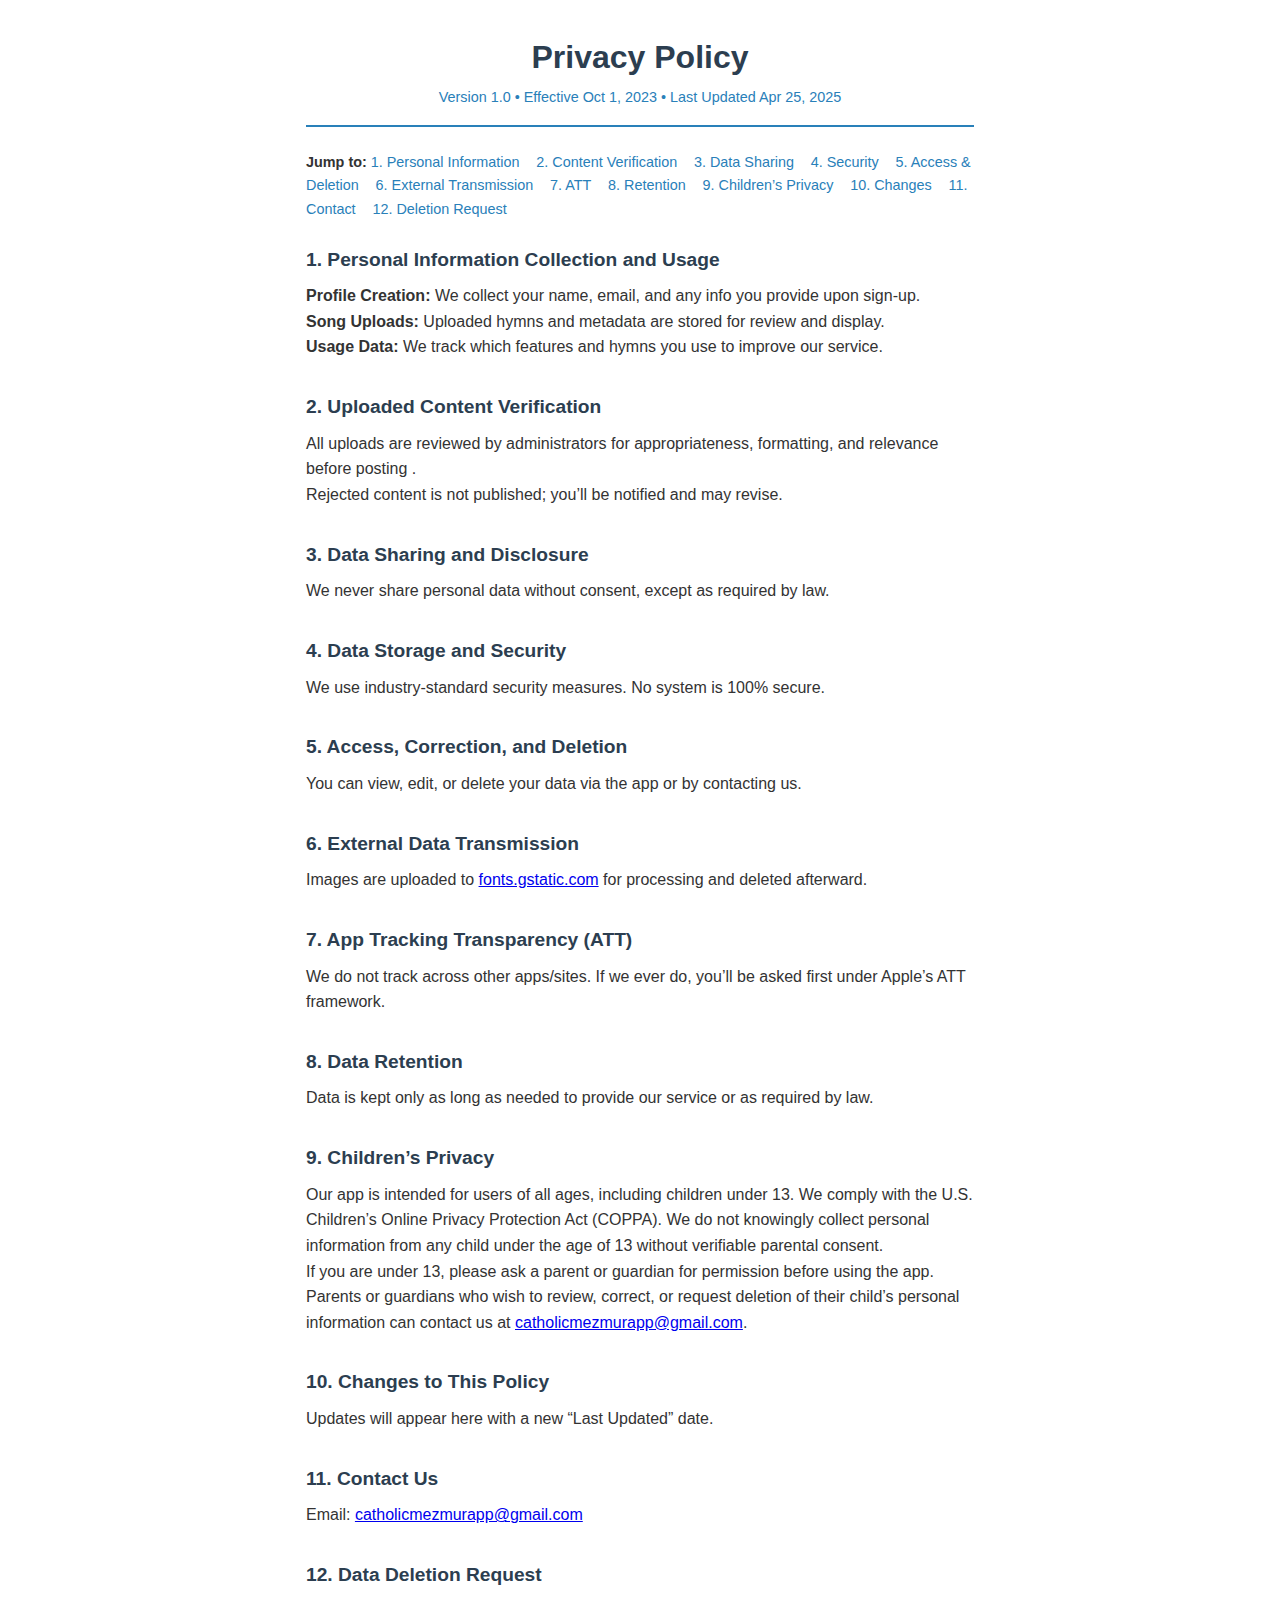
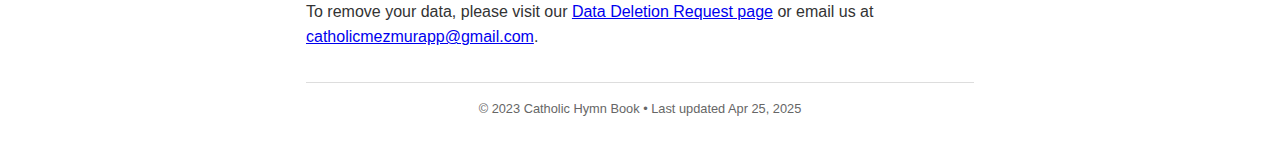
<file: index.html>
<!DOCTYPE html>
<html lang="en">
<head>
  <meta charset="UTF-8">
  <!-- Responsive viewport for mobile devices -->
  <meta name="viewport" content="width=device-width, initial-scale=1.0"> <!--  [oai_citation_attribution:0‡The freeCodeCamp Forum](https://forum.freecodecamp.org/t/meta-viewport-tag-best-practice/610025?utm_source=chatgpt.com) -->

  <title>Privacy Policy – Catholic Hymn Book</title>
  <style>
    /* Embedded CSS via <style> element per best practice */ /*  [oai_citation_attribution:1‡MDN Web Docs](https://developer.mozilla.org/en-US/docs/Web/HTML/Element/style?utm_source=chatgpt.com) */
    :root {
      --primary: #2c3e50;
      --accent: #2980b9;
      --text: #333;
      --bg: #fff;
      --maxW: 700px;
    }
    * { box-sizing: border-box; margin: 0; padding: 0; }
    body {
      font-family: 'Segoe UI', sans-serif;
      line-height: 1.6;
      color: var(--text);
      background: var(--bg);
    }
    .container {
      max-width: var(--maxW);
      margin: 2rem auto;
      padding: 0 1rem;
    }
    header {
      text-align: center;
      padding-bottom: 1rem;
      border-bottom: 2px solid var(--accent);
    }
    header h1 { color: var(--primary); margin-bottom: .2rem; }
    header p { color: var(--accent); font-size: .9rem; }

    nav.toc {
      margin: 1.5rem 0;
      font-size: .9rem;
    }
    nav.toc a {
      margin-right: .8rem;
      color: var(--accent);
      text-decoration: none;
    }
    nav.toc a:hover { text-decoration: underline; }

    section { margin-bottom: 2rem; }
    section h2 {
      color: var(--primary);
      margin-bottom: .5rem;
      font-size: 1.2rem;
    }
    footer {
      text-align: center;
      padding: 1rem 0;
      border-top: 1px solid #ddd;
      font-size: .8rem;
      color: #666;
    }
  </style>
</head>

<body>
  <div class="container">
    <header>
      <h1>Privacy Policy</h1>
      <p>Version 1.0 • Effective Oct 1, 2023 • Last Updated Apr 25, 2025</p>
    </header>

    <nav class="toc">
      <strong>Jump to:</strong>
      <a href="#info">1. Personal Information</a>
      <a href="#verify">2. Content Verification</a>
      <a href="#share">3. Data Sharing</a>
      <a href="#secure">4. Security</a>
      <a href="#access">5. Access & Deletion</a>
      <a href="#external">6. External Transmission</a>
      <a href="#att">7. ATT</a>
      <a href="#retention">8. Retention</a>
      <a href="#children">9. Children’s Privacy</a>
      <a href="#changes">10. Changes</a>
      <a href="#contact">11. Contact</a>
      <a href="#deletion">12. Deletion Request</a>
    </nav>

    <main>
      <section id="info">
        <h2>1. Personal Information Collection and Usage</h2>
        <p><strong>Profile Creation:</strong> We collect your name, email, and any info you provide upon sign-up.</p>
        <p><strong>Song Uploads:</strong> Uploaded hymns and metadata are stored for review and display.</p>
        <p><strong>Usage Data:</strong> We track which features and hymns you use to improve our service.</p>
      </section>

      <section id="verify">
        <h2>2. Uploaded Content Verification</h2>
        <p>All uploads are reviewed by administrators for appropriateness, formatting, and relevance before posting .</p>
        <p>Rejected content is not published; you’ll be notified and may revise.</p>
      </section>

      <section id="share">
        <h2>3. Data Sharing and Disclosure</h2>
        <p>We never share personal data without consent, except as required by law.</p>
      </section>

      <section id="secure">
        <h2>4. Data Storage and Security</h2>
        <p>We use industry-standard security measures. No system is 100% secure.</p>
      </section>

      <section id="access">
        <h2>5. Access, Correction, and Deletion</h2>
        <p>You can view, edit, or delete your data via the app or by contacting us.</p>
      </section>

      <section id="external">
        <h2>6. External Data Transmission</h2>
        <p>Images are uploaded to <a href="https://fonts.gstatic.com" target="_blank">fonts.gstatic.com</a> for processing and deleted afterward.</p>
      </section>

      <section id="att">
        <h2>7. App Tracking Transparency (ATT)</h2>
        <p>We do not track across other apps/sites. If we ever do, you’ll be asked first under Apple’s ATT framework.</p>
      </section>

      <section id="retention">
        <h2>8. Data Retention</h2>
        <p>Data is kept only as long as needed to provide our service or as required by law.</p>
      </section>

      <section id="children">
        <h2>9. Children’s Privacy</h2>
        <p>Our app is intended for users of all ages, including children under 13. We comply with the U.S. Children’s Online Privacy Protection Act (COPPA). We do not knowingly collect personal information from any child under the age of 13 without verifiable parental consent.</p>
        <p>If you are under 13, please ask a parent or guardian for permission before using the app. Parents or guardians who wish to review, correct, or request deletion of their child’s personal information can contact us at <a href="mailto:catholicmezmurapp@gmail.com">catholicmezmurapp@gmail.com</a>.</p>
      </section>

      <section id="changes">
        <h2>10. Changes to This Policy</h2>
        <p>Updates will appear here with a new “Last Updated” date.</p>
      </section>

      <section id="contact">
        <h2>11. Contact Us</h2>
        <p>Email: <a href="mailto:catholicmezmurapp@gmail.com">catholicmezmurapp@gmail.com</a></p>
      </section>

      <section id="deletion">
        <h2>12. Data Deletion Request</h2>
        <p>
          To remove your data, please visit our
          <a href="data-deletion-request.html">Data Deletion Request page</a>
          or email us at <a href="mailto:catholicmezmurapp@gmail.com">catholicmezmurapp@gmail.com</a>.
        </p>
      </section>
    </main>

    <footer>
      <p>© 2023 Catholic Hymn Book • Last updated Apr 25, 2025</p>
    </footer>
  </div>

  <script>
    // Smooth scroll to anchors
    document.querySelectorAll('nav.toc a').forEach(link => {
      link.addEventListener('click', e => {
        e.preventDefault();
        document.querySelector(link.getAttribute('href'))
                .scrollIntoView({ behavior: 'smooth' });
      });
    });
  </script>
</body>
</html>
</file>
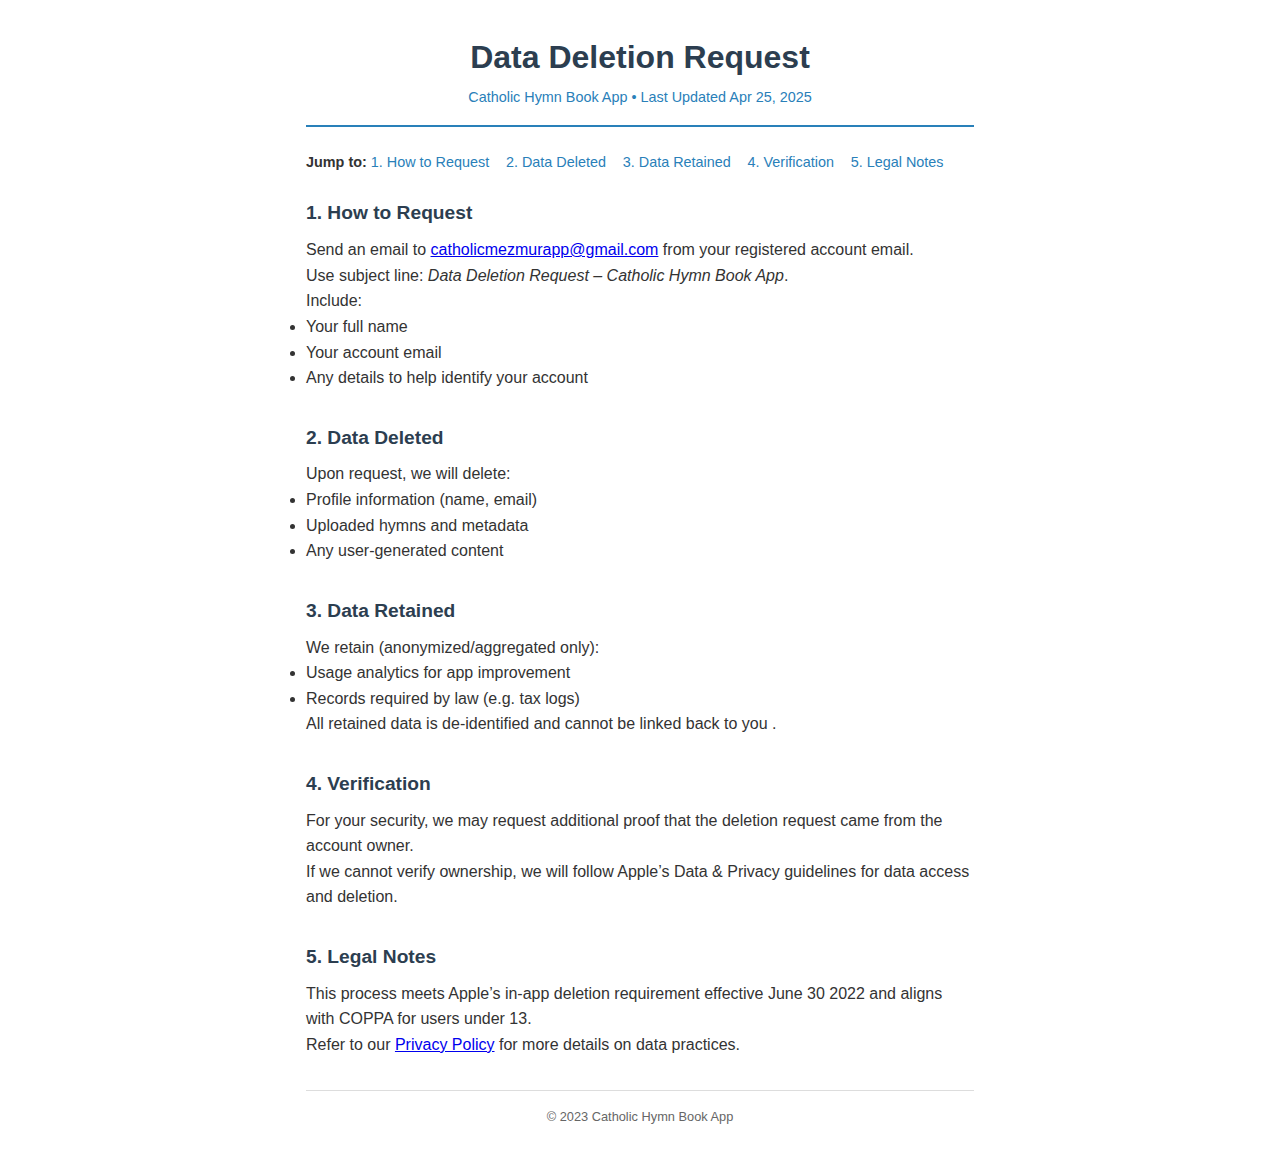
<file: data-deletion-request.html>
<!DOCTYPE html>
<html lang="en">
<head>
  <meta charset="UTF-8">
  <meta name="viewport" content="width=device-width, initial-scale=1.0"> <!-- Responsive for mobile -->
  <title>Data Deletion Request – Catholic Hymn Book</title>
  <style>
    :root {
      --primary: #2c3e50;
      --accent:  #2980b9;
      --text:    #333;
      --bg:      #fff;
      --maxW:    700px;
    }
    *, *::before, *::after { box-sizing: border-box; margin: 0; padding: 0; }
    body {
      font-family: 'Segoe UI', sans-serif;
      background: var(--bg);
      color: var(--text);
      line-height: 1.6;
    }
    .container {
      max-width: var(--maxW);
      margin: 2rem auto;
      padding: 0 1rem;
    }
    header {
      text-align: center;
      padding-bottom: 1rem;
      border-bottom: 2px solid var(--accent);
    }
    header h1 { color: var(--primary); margin-bottom: .2rem; }
    header p { color: var(--accent); font-size: .9rem; }
    nav.toc {
      margin: 1.5rem 0;
      font-size: .9rem;
    }
    nav.toc a {
      margin-right: .8rem;
      color: var(--accent);
      text-decoration: none;
    }
    nav.toc a:hover { text-decoration: underline; }
    section { margin-bottom: 2rem; }
    section h2 {
      color: var(--primary);
      margin-bottom: .5rem;
      font-size: 1.2rem;
    }
    footer {
      text-align: center;
      padding: 1rem 0;
      border-top: 1px solid #ddd;
      font-size: .8rem;
      color: #666;
    }
  </style>
</head>
<body>
  <div class="container">
    <header>
      <h1>Data Deletion Request</h1>
      <p>Catholic Hymn Book App • Last Updated Apr 25, 2025</p>
    </header>

    <nav class="toc">
      <strong>Jump to:</strong>
      <a href="#request">1. How to Request</a>
      <a href="#deleted">2. Data Deleted</a>
      <a href="#retained">3. Data Retained</a>
      <a href="#verification">4. Verification</a>
      <a href="#legal">5. Legal Notes</a>
    </nav>

    <main>
      <section id="request">
        <h2>1. How to Request</h2>
        <p>Send an email to <a href="mailto:catholicmezmurapp@gmail.com">catholicmezmurapp@gmail.com</a> from your registered account email.</p>
        <p>Use subject line: <em>Data Deletion Request – Catholic Hymn Book App</em>.</p>
        <p>Include:
          <ul>
            <li>Your full name</li>
            <li>Your account email</li>
            <li>Any details to help identify your account</li>
          </ul>
        </p>
      </section>

      <section id="deleted">
        <h2>2. Data Deleted</h2>
        <p>Upon request, we will delete:
          <ul>
            <li>Profile information (name, email)</li>
            <li>Uploaded hymns and metadata</li>
            <li>Any user-generated content</li>
          </ul>
        </p>
      </section>

      <section id="retained">
        <h2>3. Data Retained</h2>
        <p>We retain (anonymized/aggregated only):
          <ul>
            <li>Usage analytics for app improvement</li>
            <li>Records required by law (e.g. tax logs)</li>
          </ul>
        </p>
        <p>All retained data is de-identified and cannot be linked back to you .</p>
      </section>

      <section id="verification">
        <h2>4. Verification</h2>
        <p>For your security, we may request additional proof that the deletion request came from the account owner.</p>
        <p>If we cannot verify ownership, we will follow Apple’s Data & Privacy guidelines for data access and deletion.</p>
      </section>

      <section id="legal">
        <h2>5. Legal Notes</h2>
        <p>This process meets Apple’s in-app deletion requirement effective June 30 2022  and aligns with COPPA for users under 13.</p>
        <p>Refer to our <a href="index.html">Privacy Policy</a> for more details on data practices.</p>
      </section>
    </main>

    <footer>
      <p>© 2023 Catholic Hymn Book App</p>
    </footer>
  </div>

  <script>
    // Smooth scroll
    document.querySelectorAll('nav.toc a').forEach(link => {
      link.addEventListener('click', e => {
        e.preventDefault();
        document.querySelector(link.getAttribute('href'))
                .scrollIntoView({ behavior: 'smooth' });
      });
    });
  </script>
</body>
</html>
</file>
